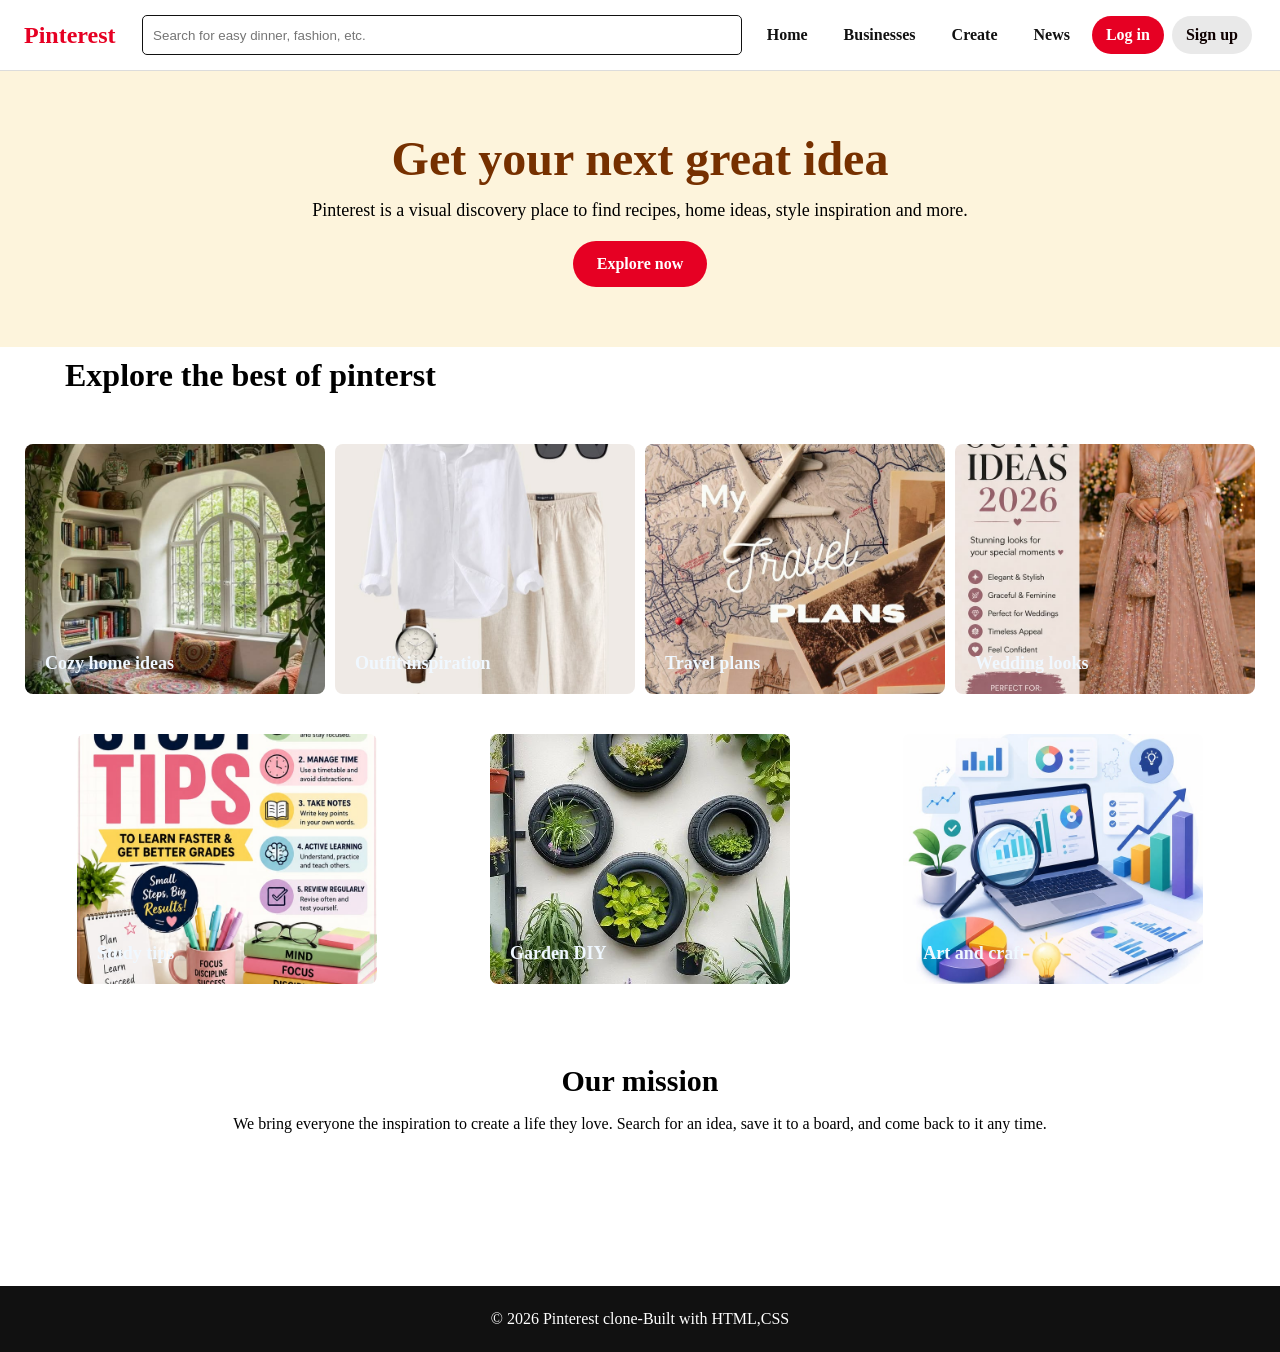
<file: index.html>
<!DOCTYPE html>
<html lang="en">
<head>
<meta charset="UTF-8">
<meta name="viewport" content="width=device-width, initial-scale=1">
<title>About | Pinterest</title>
<link rel="stylesheet" href="style.css">
</head>
<body>
<div class="header">
  <a class="logo" href="home.html">Pinterest</a>
  <input type="search" id="mysearch" class="mysearch" placeholder="Search for easy dinner, fashion, etc.">
  <div class="menu">
    <a href="index.html"class="active">Home</a>
    <a href="businesses.html" >Businesses</a>
    <a href="create.html" >Create</a>
    <a href="news.html" >News</a>
    <a href="login.html" class="red">Log in</a>
    <a href="sign-up.html" class="grey">Sign up</a>
  </div>
</div>
<div class="hero">
  <h1>Get your next great idea</h1>
  <p>Pinterest is a visual discovery place to find recipes, home ideas, style inspiration and more.</p>
  <a class="btn" href="#lines">Explore now</a>
</div>
<h1 id="lines">Explore the best of pinterst</h1>
<main class="pins">
  <div class="pic11">
    <img src="My images/Cozy home ideas.jpg">
    <p>Cozy home ideas</p>
  </div>
  <div class="pic11">
    <img src="My images/Outfit inspiration.jpg">
    <p>Outfit inspiration</p>
  </div>
 <div class="pic11">
    <img src="My images/Travel plans.jpg">
    <p>Travel plans</p>
  </div>
 <div class="pic11">
    <img src="My images/Wedding looks.jpg">
    <p>Wedding looks</p>
  </div>
  <div class="pic11">
    <img src="My images/Study tips.jpg">
    <p>Study tips</p>
  </div>
  <div class="pic11">
    <img src="My images/Garden DIY.jpg">
    <p>Garden DIY</p>
  </div>
  <div class="pic11">
    <img src="My images/Analytics.jpg">
    <p>Art and craft</p>
  </div>
</main>

<div class="section">
  <h2>Our mission</h2>
  <p>We bring everyone the inspiration to create a life they love. Search for an idea, save it to a board, and come back to it any time.</p>
</div>
<div class="footer">&copy; 2026 Pinterest clone-Built with HTML,CSS</div>
</body>
</html>
</file>
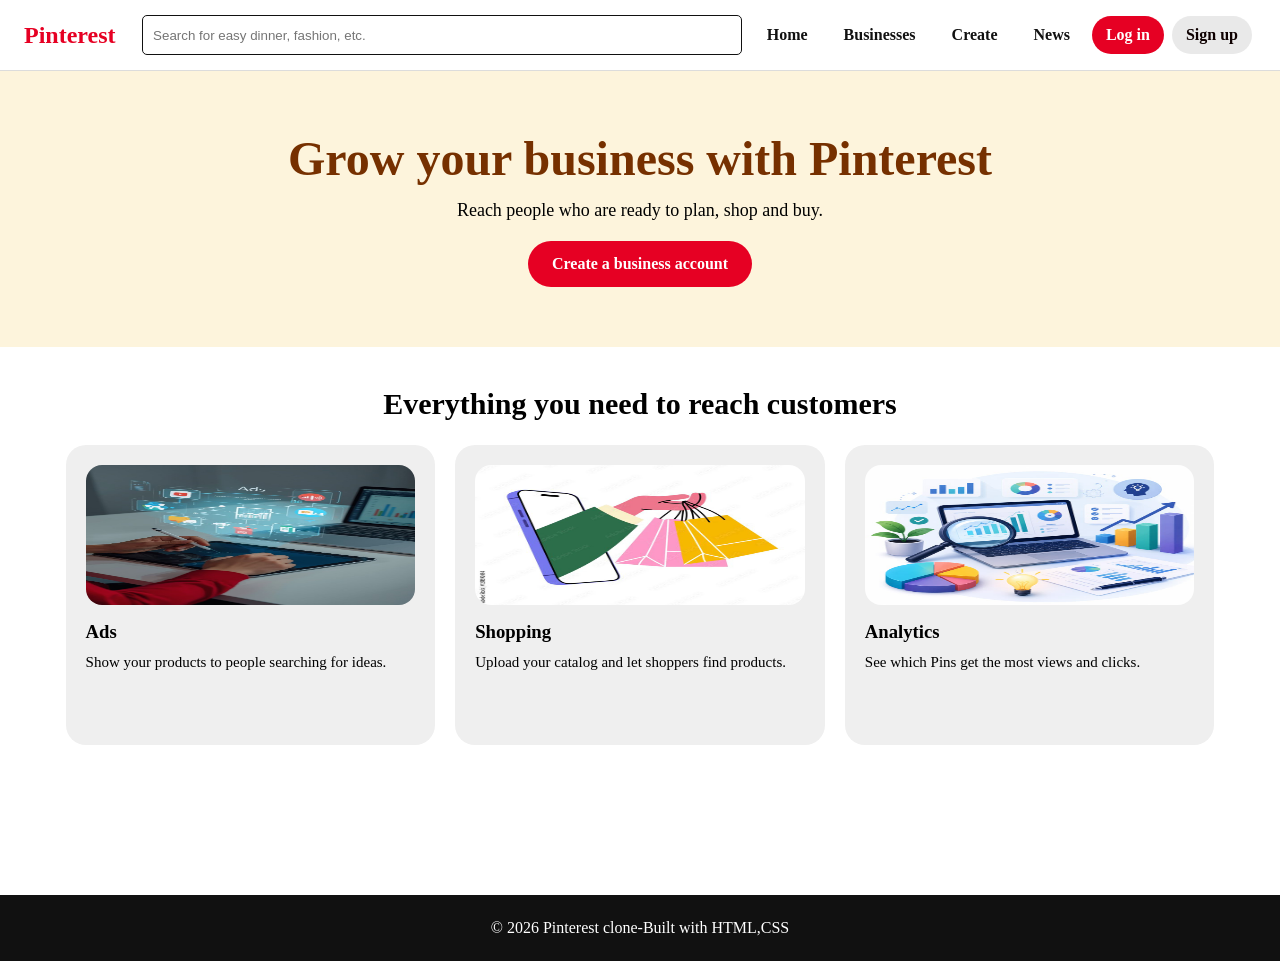
<file: businesses.html>
<!DOCTYPE html>
<html lang="en">
<head>
<meta charset="UTF-8">
<meta name="viewport" content="width=device-width, initial-scale=1">
<title>Businesses | Pinterest</title>
<link rel="stylesheet" href="style.css">
</head>
<body>
<div class="header">
  <a class="logo" href="index.html">Pinterest</a>
  <input type="search" id="mysearch" class="mysearch" placeholder="Search for easy dinner, fashion, etc.">
  <div class="menu">
    <a href="index.html" class="active">Home</a>
    <a href="businesses.html" class="active">Businesses</a>
    <a href="create.html" >Create</a>
    <a href="news.html" >News</a>
    <a href="login.html" class="red">Log in</a>
    <a href="sign-up.html" class="grey">Sign up</a>
  </div>
</div>
<div class="hero">
  <h1>Grow your business with Pinterest</h1>
  <p>Reach people who are ready to plan, shop and buy.</p>
  <a class="btn" href="login.html#signup">Create a business account</a>
</div>
<div class="section">
  <h2>Everything you need to reach customers</h2>
  <div class="row">
    <div class="card"><img src="My images/ads.jpg" class="pic"></img><h3>Ads</h3><p>Show your products to people searching for ideas.</p></div>
    <div class="card"><img src="My images/shop.jpg" class="pic"></img><h3>Shopping</h3><p>Upload your catalog and let shoppers find products.</p></div>
    <div class="card"><img src="My images/Analytics.jpg" class="pic"></img><h3>Analytics</h3><p>See which Pins get the most views and clicks.</p></div>
  </div>
</div>
<div class="footer">&copy; 2026 Pinterest clone-Built with HTML,CSS</div>
</body>
</html>
</file>
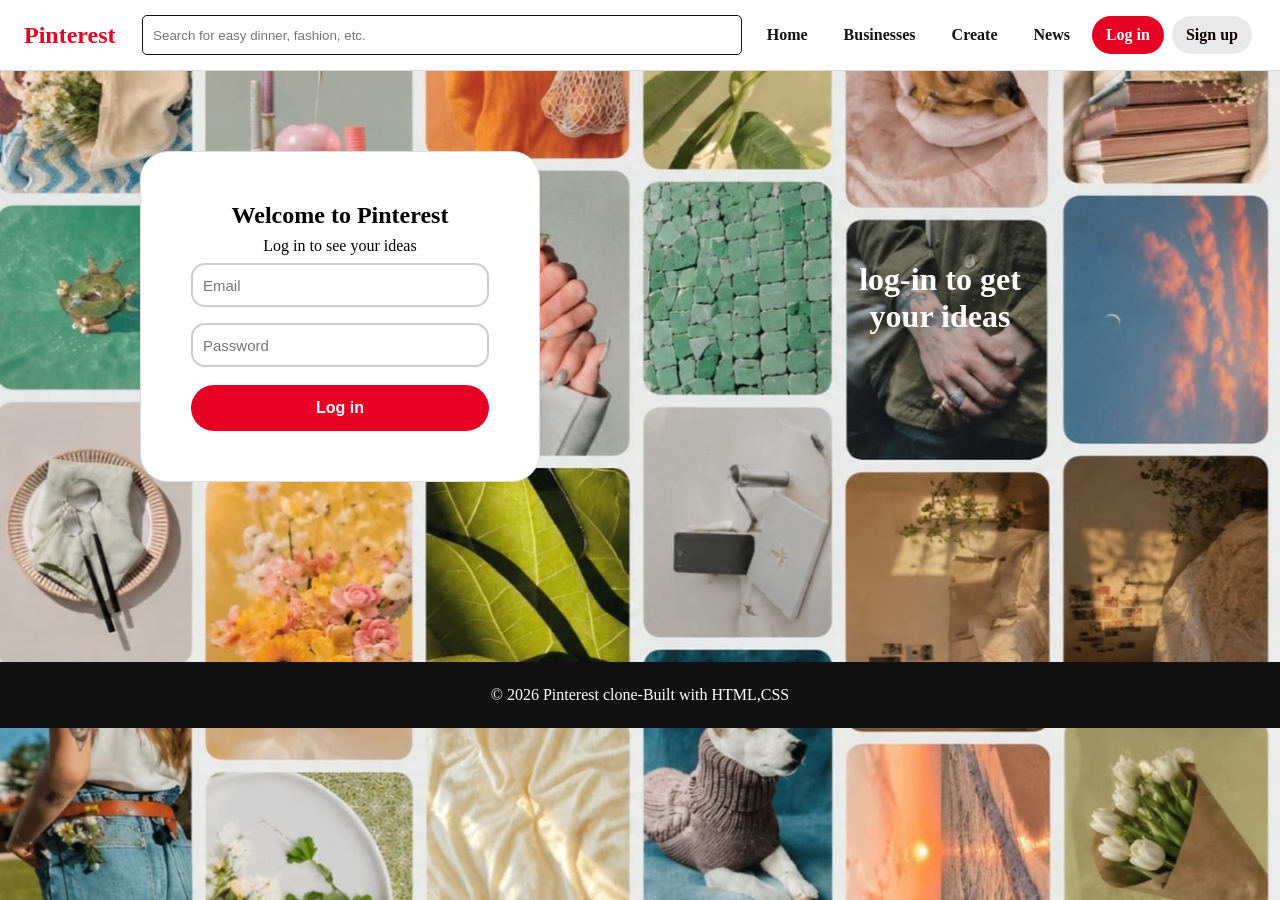
<file: login.html>
<!DOCTYPE html>
<html lang="en">
<head>
<meta charset="UTF-8">
<meta name="viewport" content="width=device-width, initial-scale=1">
<title>Log in and Sign up | Pinterest</title>
<link rel="stylesheet" href="style.css">
</head>
<body style="background-image:url(My\ images/bg-img1.jpg);background-size: cover;">
<div class="header">
  <a class="logo" href="index.html">Pinterest</a>
  <input type="search" id="mysearch" class="mysearch" placeholder="Search for easy dinner, fashion, etc.">
  <div class="menu">
    <a href="index.html" class="active">Home</a>
    <a href="businesses.html" >Businesses</a>
    <a href="create.html" >Create</a>
    <a href="news.html" >News</a>
    <a href="login.html" class="red">Log in</a>
    <a href="sign-up.html" class="grey">Sign up</a>
  </div>
</div>
<div class="two">
  <div class="form-box">
    <h2>Welcome to Pinterest</h2>
    <p>Log in to see your ideas</p>
    <form action="index.html">
      <input type="email" required placeholder="Email" pattern="^[A-Z a-z]{3-15}">
      <input type="password" required placeholder="Password" pattern="[A-Z a-z 0-9] {3-15}">
      <button class="btn">Log in</button>
      </form>
  </div>
  <div class="form-text"><h1>log-in to get<br>your ideas</h1></div>
</div>
<div class="footer">&copy; 2026 Pinterest clone-Built with HTML,CSS</div>
</body>
</html>
</file>
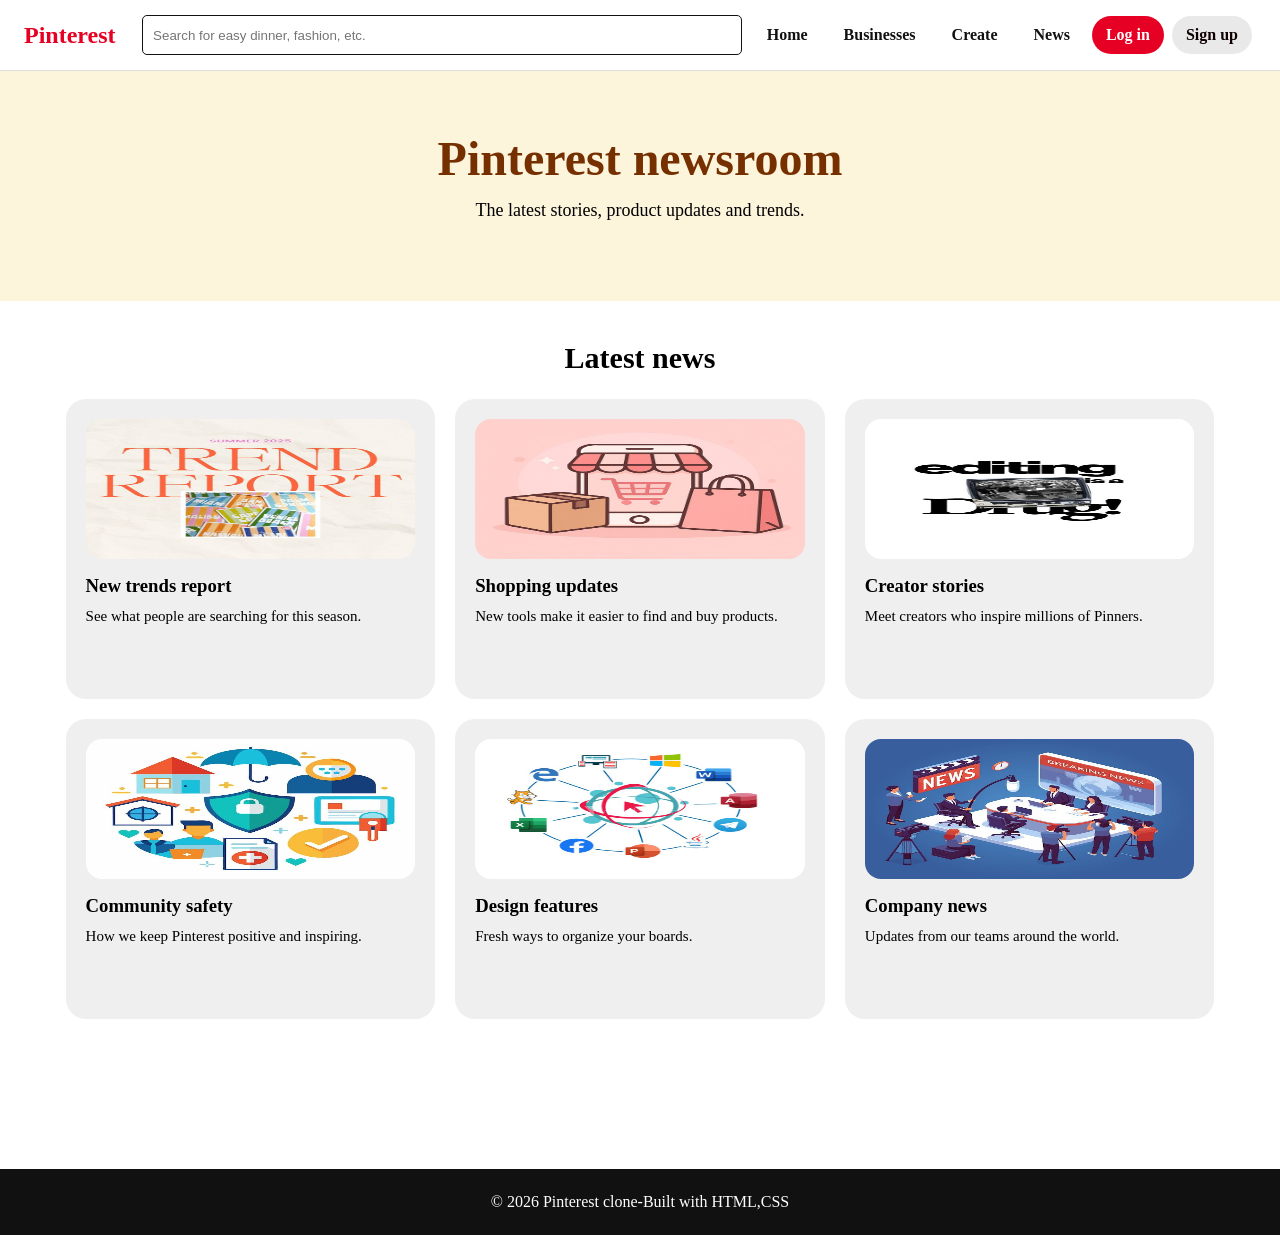
<file: news.html>
<!DOCTYPE html>
<html lang="en">
<head>
<meta charset="UTF-8">
<meta name="viewport" content="width=device-width, initial-scale=1">
<title>News | Pinterest</title>
<link rel="stylesheet" href="style.css">
</head>
<body>
<div class="header">
  <a class="logo" href="index.html".html">Pinterest</a>
  <input type="search" id="mysearch" class="mysearch" placeholder="Search for easy dinner, fashion, etc.">
  <div class="menu">
    <a href="index.html" class="active">Home</a>
    <a href="businesses.html" >Businesses</a>
    <a href="create.html" >Create</a>
    <a href="news.html" class="active">News</a>
    <a href="login.html" class="red">Log in</a>
    <a href="sign-up.html" class="grey">Sign up</a>
  </div>
</div>
<div class="hero">
  <h1>Pinterest newsroom</h1>
  <p>The latest stories, product updates and trends.</p>
</div>
<div class="section">
  <h2>Latest news</h2>
  <div class="row">
    <div class="card"><img src="My images/new trand.jpg" class="pic"></img><h3>New trends report</h3><p>See what people are searching for this season.</p></div>
    <div class="card"><img src="My images/shoping.jpg" class="pic"></img><h3>Shopping updates</h3><p>New tools make it easier to find and buy products.</p></div>
    <div class="card"><img src="My images/creator.jpg" class="pic"></img><h3>Creator stories</h3><p>Meet creators who inspire millions of Pinners.</p></div>
    <div class="card"><img src="My images/Community safety.jpg" class="pic"></img><h3>Community safety</h3><p>How we keep Pinterest positive and inspiring.</p></div>
    <div class="card"><img src="My images/desing.jpg" class="pic"></img><h3>Design features</h3><p>Fresh ways to organize your boards.</p></div>
    <div class="card"><img src="My images/company.jpg" class="pic"></img><h3>Company news</h3><p>Updates from our teams around the world.</p></div>
  </div>
</div>
<div class="footer">&copy; 2026 Pinterest clone-Built with HTML,CSS</div>
</body>
</html>
</file>
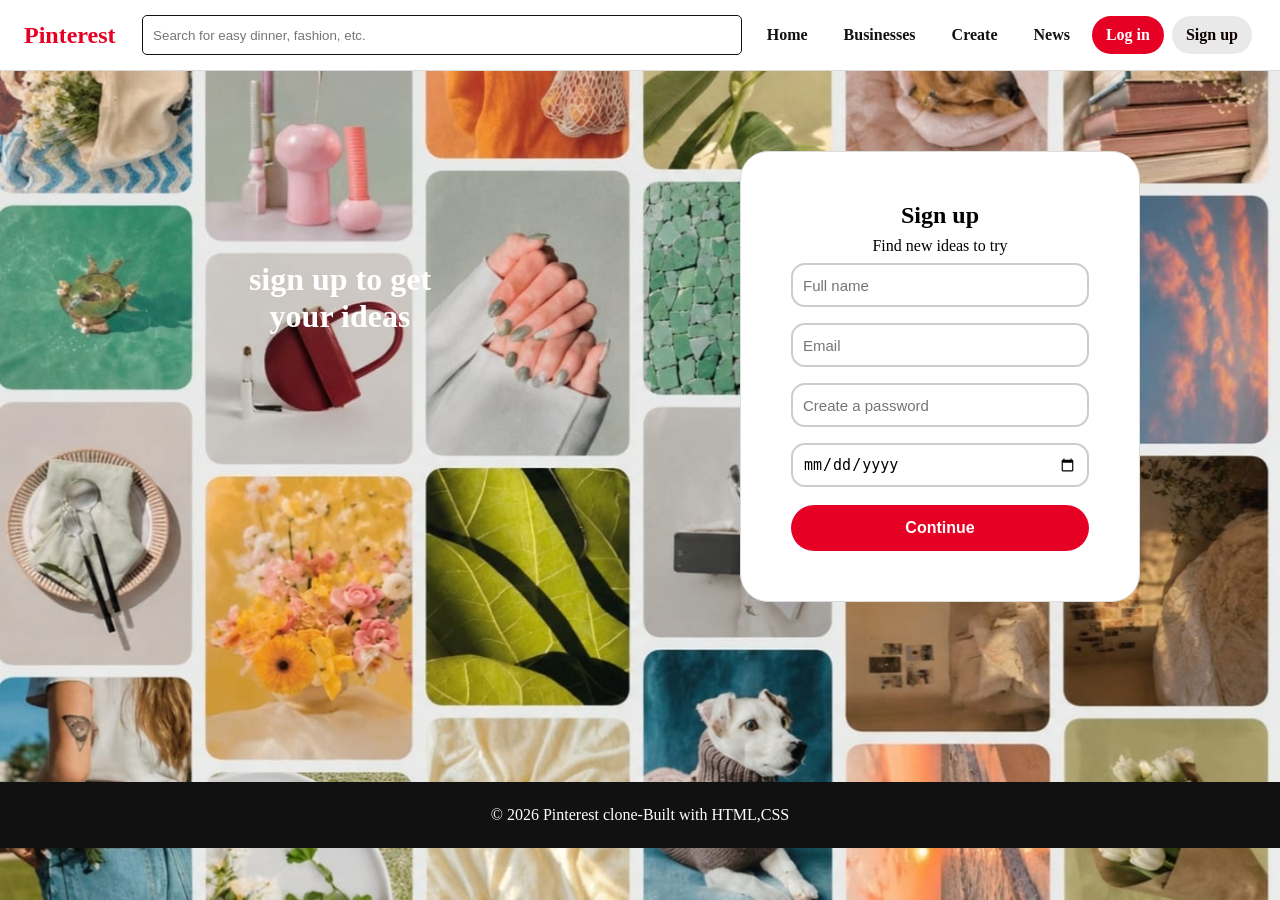
<file: sign-up.html>
<!DOCTYPE html>
<html lang="en">
<head>
<meta charset="UTF-8">
<meta name="viewport" content="width=device-width, initial-scale=1">
<title>Log in and Sign up | Pinterest</title>
<link rel="stylesheet" href="style.css">
</head>
<body style="background-image:url(My\ images/bg-img1.jpg);background-size: cover;">
<div class="header">
  <a class="logo" href="index.html">Pinterest</a>
  <input type="search" id="mysearch" class="mysearch" placeholder="Search for easy dinner, fashion, etc.">
  <div class="menu">
    <a href="index.html" class="active">Home</a>
    <a href="businesses.html" >Businesses</a>
    <a href="create.html" >Create</a>
    <a href="news.html" >News</a>
    <a href="login.html" class="red">Log in</a>
    <a href="sign-up.html" class="grey">Sign up</a>
  </div>
</div>
<div class="two">
    <div class="form-text"><h1>sign up to get<br>your ideas</h1></div>
  <div class="form-box" id="signup">
    <h2>Sign up</h2>
    <p>Find new ideas to try</p>
    <form action="login.html+" method="get">
      <input type="text" required placeholder="Full name"pattern="^[A-Z a-z]{3-15}">
      <input type="email" required placeholder="Email">
      <input type="password" required placeholder="Create a password" pattern="[A-Z a-z 0-9] {3-15}">
      <input type="date">
      <button class="btn">Continue</button>
    </form>
  </div>
</div>
<div class="footer">&copy; 2026 Pinterest clone-Built with HTML,CSS</div>
</body>
</html>
</file>
<file: style.css>
* {
  box-sizing: border-box;
  margin: 0;
  padding: 0;}

a {
  text-decoration: none;
  color: rgb(17, 17, 17);
}

/* Header */

.header {
  display: flex;
  align-items: center;
  justify-content: space-between;
  padding: 12px 24px;
  background-color: rgb(255, 255, 255);
  border-bottom: 1px solid gainsboro;
}

.logo {
  font-size: 24px;
  font-weight: bold;
  color: rgb(230, 0, 35);
  margin-right: 20px;
}

.mysearch {
  padding: 10px;
  width:600px;
  height: 40px;
  border-radius: 5px;
  border: 1px solid rgb(17, 17, 17);
}

.menu {
  display: flex;
  align-items: center;
  flex-wrap: wrap;
}

.menu a {
  padding: 10px 14px;
  margin: 4px;
  font-weight: bold;
  border-radius: 24px;
}

.menu a:hover {
  background-color: rgb(17, 17, 17);
  color: rgb(255, 255, 255);
}

.menu a.red {
  background-color: rgb(230, 0, 35);
  color: rgb(255, 255, 255);
}

.menu a.grey {
  background-color: rgb(233, 233, 233);
  color: rgb(14, 0, 0)
}

/* Hero and sections */
.hero {
  padding: 60px 24px;
  text-align: center;
  background-color: rgb(253, 244, 220);
}

.hero h1 {
  font-size: 48px;
  margin-bottom: 14px;
  color: rgb(118, 48, 0);
}

.hero p {
  font-size: 18px;
  width: 60%;
  margin: 0 auto 20px auto;
}

.btn {
  display: inline-block;
  padding: 14px 24px;
  background-color: rgb(230, 0, 35);
  color: rgb(255, 255, 255);
  border-radius: 24px;
  font-weight: bold;
  border: none;
  font-size: 16px;
}

.section {
  padding: 40px 24px;
}

.section h2 {
  font-size: 30px;
  margin-bottom: 14px;
  text-align: center;
}

.section p {
  text-align: center;
  width: 70%;
  margin: 0 auto 10px auto;
  line-height: 1.5;
}

/* Card rows */
.row {
  display: flex;
  flex-wrap: wrap;
  justify-content: center;
}

.card {
  width: 30%;
  margin: 10px;
  padding: 20px;
  border-radius: 20px;
  background-color: rgb(239, 239, 239);
  height: 300px;
  overflow: hidden;
  object-fit: contain;
}

.card h3 {
  margin-bottom: 8px;
}

.card p {
  width: 100%;
  text-align: left;
  font-size: 15px;
}

.card .pic {
  width: 100%;
  height: 140px;
  border-radius: 16px;
  margin-bottom: 12px;
  overflow: hidden;
}

/* Pin grid */
#lines {
  font-size: 2rem;
  padding: 10px 65px;
}

.pins {
  display: flex;
  flex-wrap: wrap;
  justify-content: center;
  padding: 20px;
}
.pic11{
  height: 250px;
  width: 300px;
  border-radius: 8px;
  overflow: hidden;
  margin: 20px auto;
  position: relative;
}

.pic11 img{
  width: 100%;
  height: 100%;
  object-fit: cover;
}

.pic11 p{
  width: 100;
  text-decoration: none;
  position: absolute;
  font-weight: bold;
  font-size: large;
  bottom: 20px;
  left: 20px;
  color: aliceblue;
  background: linear-gradient(to right, rgba(85, 69, 69, 0.6));
}


/* Forms */
.form-box {
  width: 400px;
  margin: 40px auto;
  padding: 50px;
  border-radius: 28px;
  background-color: rgb(255, 255, 255);
  border: 1px solid rgb(220, 220, 220);
  text-align: center;
}

.form-box h2 {
  margin-bottom: 8px;
}

.form-box input,.form-box select,.form-box textarea {
  width: 100%;
  height: 44px;
  padding: 10px;
  margin: 8px 0;
  border: 2px solid rgb(205, 205, 205);
  border-radius: 14px;
  font-size: 15px;
}

.form-box textarea {
  height: 100px;
}

.form-box .btn {
  width: 100%;
  margin-top: 10px;
}

.two {
  display: grid;
  grid-template-columns: 50% 50%;
  flex-wrap: wrap;
  padding: 40px 40px;
}
.form-text{
  color:white;
  text-align: center;
  padding-top: 150px;
  font-weight: bold;
}

/* Footer */
.footer {
  padding: 24px;
  margin-top: 100px;
  text-align: center;
  background-color: rgb(17, 17, 17);
  color: rgb(255, 255, 255)
  
}



/* Tablet */
@media (max-width: 900px) {
  .header{
    flex-direction: column;
    padding: 12px;
  }
  .hero h1 {
    font-size: 36px;
  }
  .mysearch{
    display: inline;
  }
  .menu{
    justify-content: center;
  }

  .hero p,
  .section p {
    width: 90%;
  }

  .card {
    width: 45%;
  }

  .pin {
    width: 30%;
  }

  .pic {
    width: 100%;
  }
}

/* Mobile */
@media (max-width: 600px) {
  .header {
    flex-direction: column;
    padding: 12px;
  }

  .logo {
    margin: 0 0 8px 0;
  }

  .menu {
    justify-content: center;
  }

  .hero {
    padding: 36px 14px;
  }

  .hero h1 {
    font-size: 28px;
  }

  .card {
    width: 100%;
  }

  .pin {
    width: 45%;
    margin: 6px;
  }

  .pic {
    width: 100%;
    margin: 6px;
  }

  .form-box {
    width: 92%;
    padding: 20px;
  }
}
</file>
